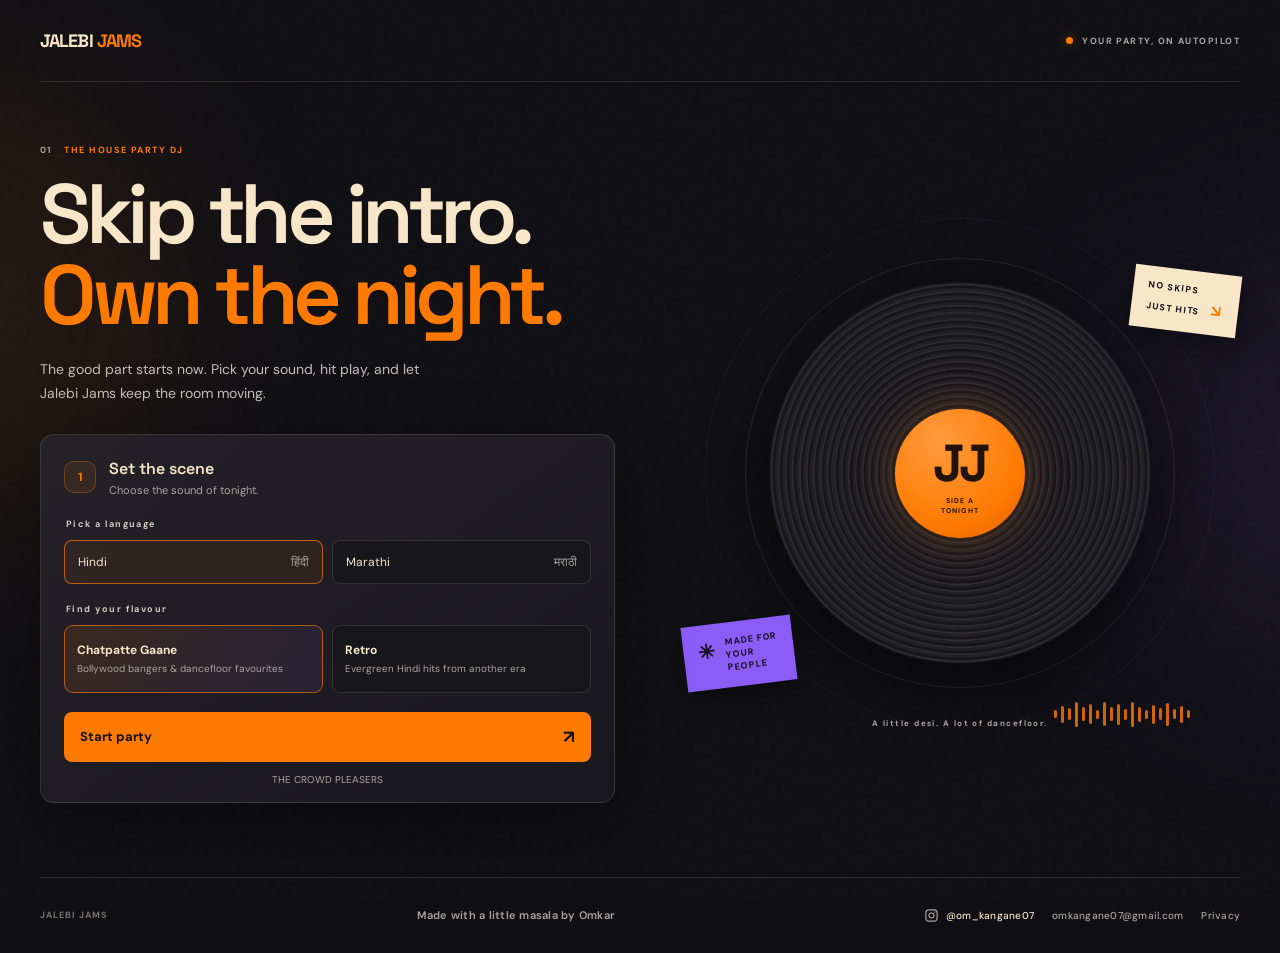
<file: index.html>
<!doctype html>
<html lang="en">
<head>
  <meta charset="utf-8">
  <!-- Google tag (GA4) -->
  <script async src="https://www.googletagmanager.com/gtag/js?id=G-5HXEZGG8L0"></script>
  <script>
    window.dataLayer = window.dataLayer || [];
    function gtag(){window.dataLayer.push(arguments);}
    gtag('js', new Date());
    gtag('config', 'G-5HXEZGG8L0');
  </script>
  <meta name="viewport" content="width=device-width, initial-scale=1">
  <meta name="theme-color" content="#101014">
  <meta name="description" content="Jalebi Jams — Skip the intro. Own the night.">
  <title>Jalebi Jams — Own the night</title>
  <link rel="preconnect" href="https://fonts.googleapis.com">
  <link rel="preconnect" href="https://fonts.gstatic.com" crossorigin>
  <link href="https://fonts.googleapis.com/css2?family=DM+Sans:wght@400;500;600;700&family=Space+Grotesk:wght@400;500;600;700&display=swap" rel="stylesheet">
  <link rel="stylesheet" href="assets/css/style.css">
  <script type="module" src="assets/js/app.js"></script>
</head>
<body>
  <div class="ambient ambient-one" aria-hidden="true"></div><div class="ambient ambient-two" aria-hidden="true"></div>
  <header class="topbar"><a class="wordmark" href="#top" aria-label="Jalebi Jams home">JALEBI<span>JAMS</span></a><div class="topbar-note"><span class="live-dot"></span> YOUR PARTY, ON AUTOPILOT</div></header>
  <main id="top">
    <div class="setup-view" id="setup-view">
    <section class="hero" aria-labelledby="headline">
      <div class="hero-copy">
        <p class="eyebrow"><span>01</span> THE HOUSE PARTY DJ</p>
        <h1 id="headline">Skip the intro.<br><em>Own the night.</em></h1>
        <p class="intro">The good part starts now. Pick your sound, hit play, and let Jalebi Jams keep the room moving.</p>
        <form class="setup-card" id="party-form">
          <div class="step-heading"><span class="step-number">1</span><div><h2>Set the scene</h2><p>Choose the sound of tonight.</p></div></div>
          <fieldset><legend>Pick a language</legend><div class="choice-row" id="language-options">
            <label class="choice"><input type="radio" name="language" value="hindi" checked><span>Hindi <b>हिंदी</b></span></label>
            <label class="choice"><input type="radio" name="language" value="marathi"><span>Marathi <b>मराठी</b></span></label>
          </div></fieldset>
          <fieldset class="category-field"><legend>Find your flavour</legend><div class="category-grid" id="category-options" aria-live="polite"></div></fieldset>
          <button class="start-button" type="submit"><span>Start party</span><span class="button-arrow" aria-hidden="true">↗</span></button>
          <p class="form-note" id="form-note" aria-live="polite">Your DJ is ready when you are.</p>
        </form>
      </div>
      <aside class="visual" aria-label="Jalebi Jams sound in motion">
        <div class="orbit orbit-a"></div><div class="orbit orbit-b"></div><div class="vinyl"><div class="vinyl-label"><span>JJ</span><small>SIDE A<br>TONIGHT</small></div></div>
        <div class="visual-sticker sticker-top">NO SKIPS<br>JUST HITS <b>↘</b></div><div class="visual-sticker sticker-bottom"><span>✳</span> MADE FOR<br>YOUR PEOPLE</div>
        <div class="sound-bars" aria-hidden="true"><i></i><i></i><i></i><i></i><i></i><i></i><i></i><i></i><i></i><i></i><i></i><i></i><i></i><i></i><i></i><i></i><i></i><i></i><i></i><i></i></div><p class="visual-caption">A little desi. A lot of dancefloor.</p>
      </aside>
    </section>
    </div>
    <section class="player-view" id="player-panel" hidden aria-label="Jalebi Jams player" aria-live="polite">
      <div class="player-heading"><button class="back-button" id="exit-button" type="button"><span aria-hidden="true">←</span> Change sound</button><span class="player-context" id="player-context">Hindi · Chatpatte Gaane</span></div>
      <div class="player-panel">
        <div class="player-topline"><span class="player-live"><i></i> <span id="party-status">READY</span></span><span class="player-kicker">THE PARTY MIX</span></div>
        <div class="player-main">
          <div class="artwork-frame player-artwork" id="artwork-frame"><div class="vinyl player-vinyl" aria-hidden="true"><div class="vinyl-label"><span>JJ</span><small>SIDE A<br>TONIGHT</small></div></div><div class="artwork-glow" aria-hidden="true"></div></div>
          <div class="track-area">
            <p class="eyebrow">NOW ON THE DECKS</p><h2 id="track-title">Waiting for your first track</h2><p class="track-artist" id="track-artist">Your party mix starts here</p>
            <div class="waveform" id="waveform" aria-hidden="true"></div>
            <div class="timeline"><span id="elapsed-time">0:00</span><div class="progress-track"><span id="progress-fill"></span></div><span id="duration-time">0:00</span></div>
            <div class="player-controls">
              <button class="play-button" id="play-button" type="button" aria-label="Pause" title="Pause" data-state="playing">
                <svg class="play-icon" viewBox="0 0 24 24" aria-hidden="true"><path d="M8 5.5v13l11-6.5z"/></svg>
                <svg class="pause-icon" viewBox="0 0 24 24" aria-hidden="true"><path d="M7.5 5.5h3.8v13H7.5zM15.2 5.5H19v13h-3.8z"/></svg>
              </button>
              <button class="control-button" id="skip-button" type="button" aria-label="Skip track" title="Skip track"><svg viewBox="0 0 24 24" aria-hidden="true"><path d="M5 18V6l9 6-9 6Zm10-12h3v12h-3z"/></svg></button>
              <label class="volume-control"><span aria-hidden="true">VOL</span><input id="volume-control" type="range" min="0" max="1" step="0.01" value="0.8" aria-label="Volume"></label>
            </div>
            <p class="player-message" id="player-message" aria-live="polite">The DJ has the decks.</p>
          </div>
        </div>
        <div class="player-footer"><span><i></i> AUTO DJ</span><span>CONTINUOUS MIX</span></div>
      </div>
    </section>
  </main>
  <footer><span class="footer-brand">JALEBI JAMS</span><span class="creator-credit">Made with a little masala by Omkar</span><nav class="footer-links" aria-label="Social and contact"><a href="https://www.instagram.com/om_kangane07/" target="_blank" rel="noopener noreferrer" aria-label="Instagram @om_kangane07"><svg class="instagram-icon" viewBox="0 0 24 24" aria-hidden="true" focusable="false"><rect x="3" y="3" width="18" height="18" rx="5"/><circle cx="12" cy="12" r="4"/><circle class="instagram-flash" cx="17.5" cy="6.5" r="1"/></svg><span>@om_kangane07</span></a><a href="mailto:omkangane07@gmail.com">omkangane07@gmail.com</a><a href="privacy.html">Privacy</a></nav></footer>
</body>
</html>
</file>
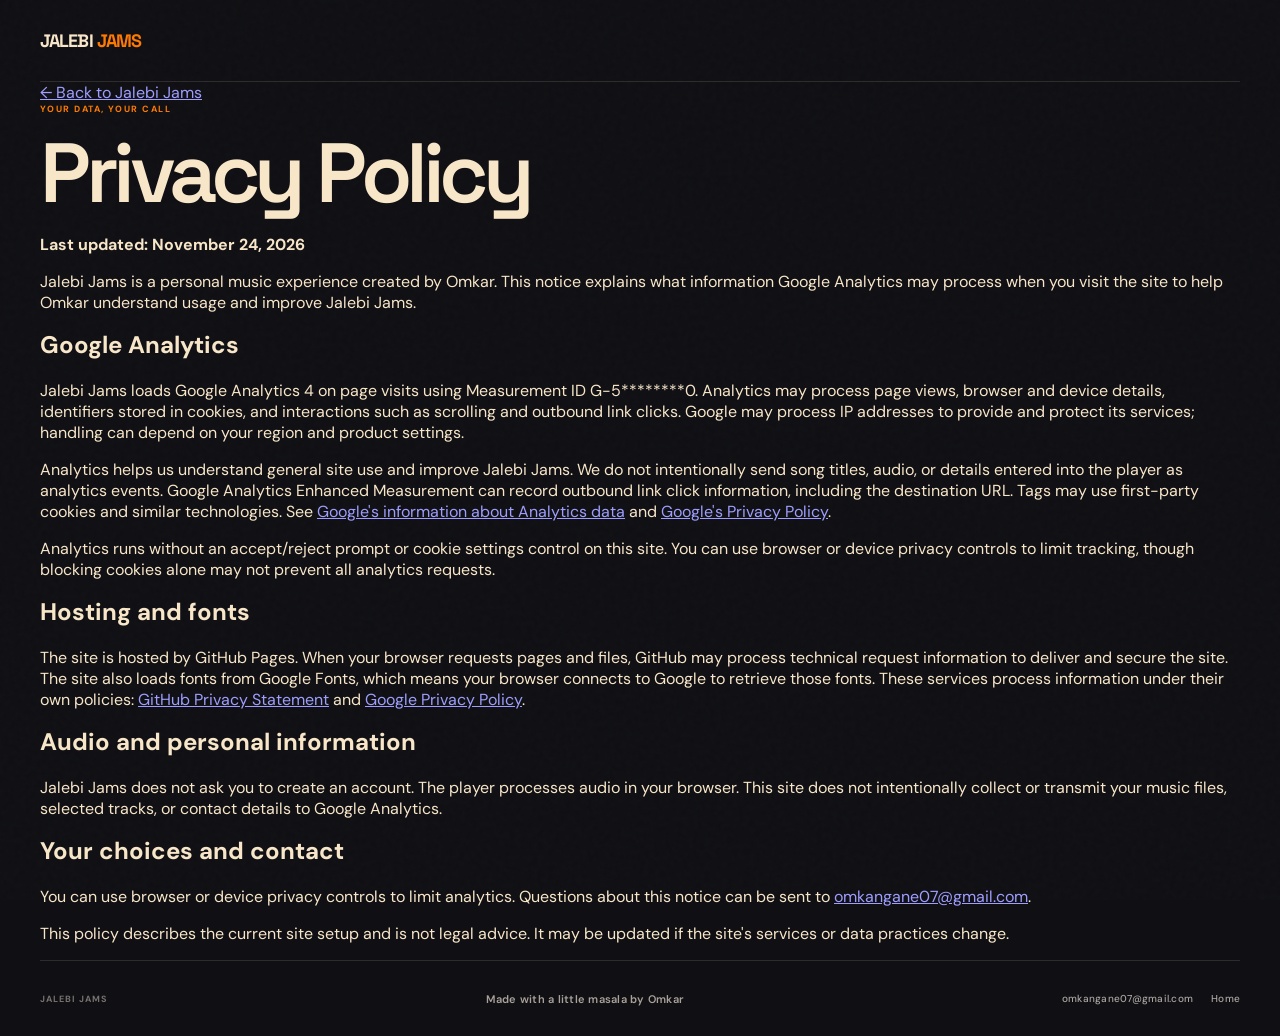
<file: privacy.html>
<!doctype html>
<html lang="en">
<head>
  <meta charset="utf-8">
  <meta name="viewport" content="width=device-width, initial-scale=1">
  <meta name="theme-color" content="#101014">
  <meta name="description" content="Privacy information for Jalebi Jams.">
  <title>Privacy Policy — Jalebi Jams</title>
  <link rel="preconnect" href="https://fonts.googleapis.com">
  <link rel="preconnect" href="https://fonts.gstatic.com" crossorigin>
  <link href="https://fonts.googleapis.com/css2?family=DM+Sans:wght@400;500;600;700&family=Space+Grotesk:wght@400;500;600;700&display=swap" rel="stylesheet">
  <link rel="stylesheet" href="assets/css/style.css">
</head>
<body>
  <header class="topbar"><a class="wordmark" href="index.html" aria-label="Jalebi Jams home">JALEBI<span>JAMS</span></a></header>
  <main class="privacy-page">
    <a class="privacy-back" href="index.html">← Back to Jalebi Jams</a>
    <p class="eyebrow">YOUR DATA, YOUR CALL</p>
    <h1>Privacy Policy</h1>
    <p><strong>Last updated: November 24, 2026</strong></p>
    <p>Jalebi Jams is a personal music experience created by Omkar. This notice explains what information Google Analytics may process when you visit the site to help Omkar understand usage and improve Jalebi Jams.</p>

    <h2>Google Analytics</h2>
    <p>Jalebi Jams loads Google Analytics 4 on page visits using Measurement ID G-5********0. Analytics may process page views, browser and device details, identifiers stored in cookies, and interactions such as scrolling and outbound link clicks. Google may process IP addresses to provide and protect its services; handling can depend on your region and product settings.</p>
    <p>Analytics helps us understand general site use and improve Jalebi Jams. We do not intentionally send song titles, audio, or details entered into the player as analytics events. Google Analytics Enhanced Measurement can record outbound link click information, including the destination URL. Tags may use first-party cookies and similar technologies. See <a href="https://support.google.com/analytics/answer/6004245" target="_blank" rel="noopener noreferrer">Google's information about Analytics data</a> and <a href="https://policies.google.com/privacy" target="_blank" rel="noopener noreferrer">Google's Privacy Policy</a>.</p>
    <p>Analytics runs without an accept/reject prompt or cookie settings control on this site. You can use browser or device privacy controls to limit tracking, though blocking cookies alone may not prevent all analytics requests.</p>

    <h2>Hosting and fonts</h2>
    <p>The site is hosted by GitHub Pages. When your browser requests pages and files, GitHub may process technical request information to deliver and secure the site. The site also loads fonts from Google Fonts, which means your browser connects to Google to retrieve those fonts. These services process information under their own policies: <a href="https://docs.github.com/en/site-policy/privacy-policies/github-privacy-statement" target="_blank" rel="noopener noreferrer">GitHub Privacy Statement</a> and <a href="https://policies.google.com/privacy" target="_blank" rel="noopener noreferrer">Google Privacy Policy</a>.</p>

    <h2>Audio and personal information</h2>
    <p>Jalebi Jams does not ask you to create an account. The player processes audio in your browser. This site does not intentionally collect or transmit your music files, selected tracks, or contact details to Google Analytics.</p>

    <h2>Your choices and contact</h2>
    <p>You can use browser or device privacy controls to limit analytics. Questions about this notice can be sent to <a href="mailto:omkangane07@gmail.com">omkangane07@gmail.com</a>.</p>
    <p>This policy describes the current site setup and is not legal advice. It may be updated if the site's services or data practices change.</p>
  </main>
  <footer><span class="footer-brand">JALEBI JAMS</span><span class="creator-credit">Made with a little masala by Omkar</span><nav class="footer-links" aria-label="Contact"><a href="mailto:omkangane07@gmail.com">omkangane07@gmail.com</a><a href="index.html">Home</a></nav></footer>
</body>
</html>
</file>
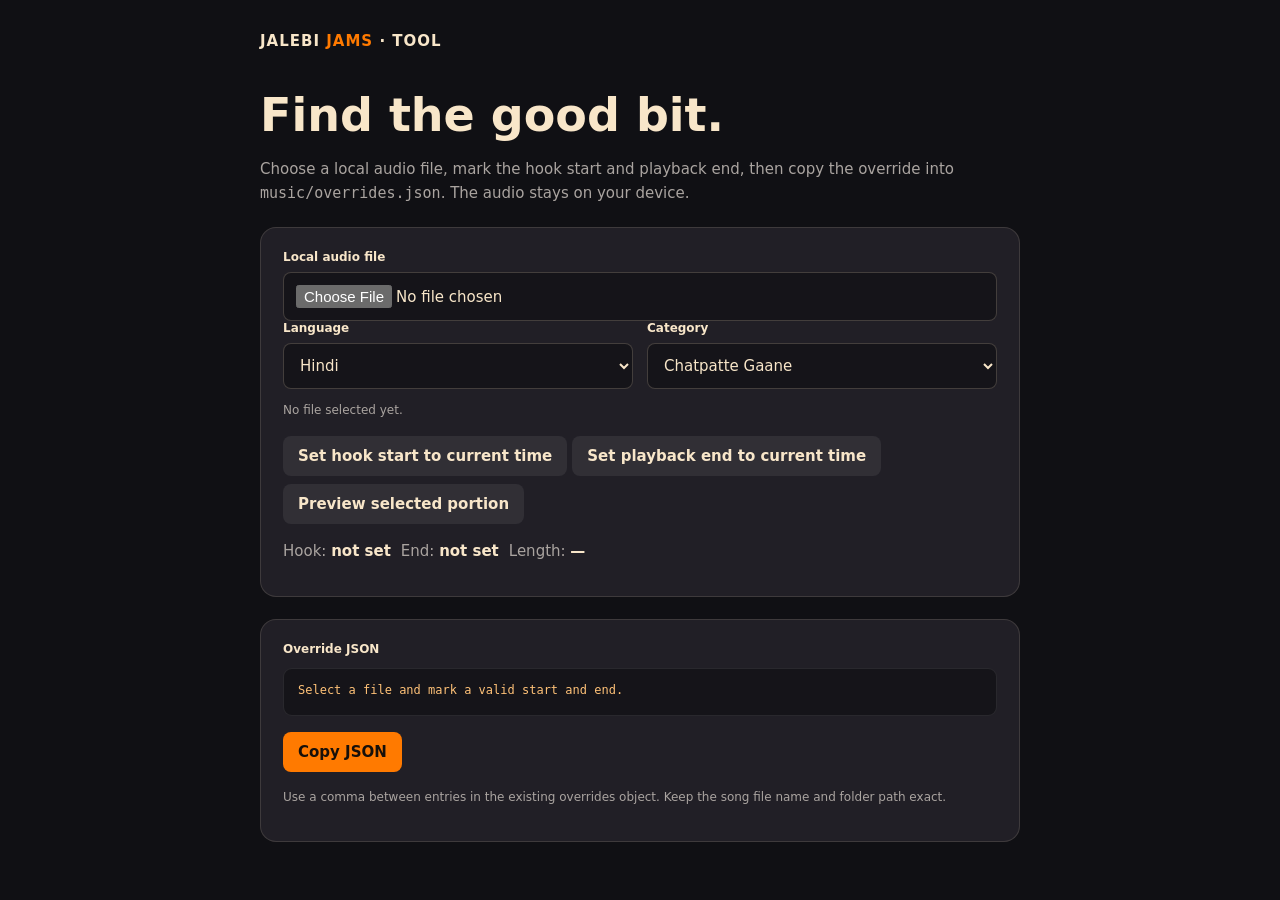
<file: tools/hook-picker.html>
<!doctype html>
<html lang="en">
<head>
  <meta charset="utf-8"><meta name="viewport" content="width=device-width, initial-scale=1"><meta name="theme-color" content="#101014">
  <title>Jalebi Jams — Hook picker</title>
  <style>
    :root{color-scheme:dark;--bg:#101014;--panel:#211f26;--cream:#f8e6c9;--muted:#aaa4a0;--orange:#ff7a00}*{box-sizing:border-box}body{margin:0;background:var(--bg);color:var(--cream);font:15px system-ui,sans-serif;padding:32px 18px}.wrap{max-width:760px;margin:auto}.brand{font-weight:800;letter-spacing:1px}.brand b{color:var(--orange)}h1{font-size:clamp(30px,6vw,46px);margin:38px 0 8px}p{color:var(--muted);line-height:1.6}.card{background:var(--panel);border:1px solid #f8e6c922;border-radius:16px;padding:22px;margin-top:22px}label{display:block;font-size:12px;font-weight:700;margin-bottom:8px}.row{display:grid;grid-template-columns:1fr 1fr;gap:14px}input,select,button{font:inherit}input[type=file],select{width:100%;background:#151419;color:var(--cream);border:1px solid #f8e6c933;border-radius:8px;padding:12px}audio{width:100%;margin:18px 0}button{border:0;border-radius:8px;padding:11px 15px;background:#ffffff12;color:var(--cream);cursor:pointer;font-weight:700;margin:4px 5px 4px 0}button:hover{background:#ffffff20}.primary{background:var(--orange);color:#17100a}.marks{display:flex;gap:10px;flex-wrap:wrap;margin:14px 0;color:var(--muted);font-variant-numeric:tabular-nums}.marks b{color:var(--cream)}pre{white-space:pre-wrap;overflow-wrap:anywhere;background:#151419;border:1px solid #ffffff16;border-radius:9px;padding:14px;color:#ffc278;font-size:12px;min-height:48px}.hint{font-size:12px}@media(max-width:560px){body{padding:22px 14px}.card{padding:16px}.row{grid-template-columns:1fr}}
  </style>
</head>
<body><main class="wrap">
  <div class="brand">JALEBI <b>JAMS</b> · TOOL</div><h1>Find the good bit.</h1><p>Choose a local audio file, mark the hook start and playback end, then copy the override into <code>music/overrides.json</code>. The audio stays on your device.</p>
  <section class="card">
    <label for="audio-file">Local audio file</label><input id="audio-file" type="file" accept="audio/*">
    <audio id="audio" controls preload="metadata" hidden></audio>
    <div class="row"><div><label for="language">Language</label><select id="language"><option value="hindi">Hindi</option><option value="marathi">Marathi</option></select></div><div><label for="category">Category</label><select id="category"></select></div></div>
    <p class="hint" id="filename">No file selected yet.</p>
    <button id="set-start">Set hook start to current time</button><button id="set-end">Set playback end to current time</button><button id="preview">Preview selected portion</button>
    <div class="marks"><span>Hook: <b id="start-value">not set</b></span><span>End: <b id="end-value">not set</b></span><span>Length: <b id="duration-value">—</b></span></div>
  </section>
  <section class="card"><label>Override JSON</label><pre id="output">Select a file and mark start and end.</pre><button class="primary" id="copy">Copy JSON</button><p class="hint">Use a comma between entries in the existing overrides object. Keep the song file name and folder path exact.</p></section>
</main>
<script>
const categories={hindi:[["chatpatte","Chatpatte Gaane"],["retro","Retro"]],marathi:[["standard","Standard"]]};
const fileInput=document.querySelector("#audio-file"),audio=document.querySelector("#audio"),language=document.querySelector("#language"),category=document.querySelector("#category");
let file=null,start=null,end=null,objectUrl="";
function renderCategories(){category.replaceChildren(...categories[language.value].map(([value,label])=>{const option=document.createElement("option");option.value=value;option.textContent=label;return option;}));renderOutput();}
function timestamp(value){return value===null?"not set":`${value.toFixed(1)}s`;}
function renderOutput(){document.querySelector("#start-value").textContent=timestamp(start);document.querySelector("#end-value").textContent=timestamp(end);document.querySelector("#duration-value").textContent=start!==null&&end!==null&&end>start?`${(end-start).toFixed(1)}s`:"—";const valid=file&&start!==null&&end!==null&&end>start;document.querySelector("#output").textContent=valid?JSON.stringify({[`${language.value}/${category.value}/${file.name}`]:{hookStart:start,playbackEnd:end}},null,2):"Select a file and mark a valid start and end.";}
fileInput.addEventListener("change",()=>{file=fileInput.files?.[0]||null;start=null;end=null;if(objectUrl)URL.revokeObjectURL(objectUrl);if(file){objectUrl=URL.createObjectURL(file);audio.src=objectUrl;audio.hidden=false;document.querySelector("#filename").textContent=`${file.name} · ${(file.size/1024/1024).toFixed(1)} MB`;}else{audio.removeAttribute("src");audio.hidden=true;document.querySelector("#filename").textContent="No file selected yet.";}renderOutput();});
language.addEventListener("change",renderCategories);category.addEventListener("change",renderOutput);
document.querySelector("#set-start").addEventListener("click",()=>{if(file&&Number.isFinite(audio.currentTime)){start=Number(audio.currentTime.toFixed(1));renderOutput();}});
document.querySelector("#set-end").addEventListener("click",()=>{if(file&&Number.isFinite(audio.currentTime)){end=Number(audio.currentTime.toFixed(1));renderOutput();}});
document.querySelector("#preview").addEventListener("click",async()=>{if(start===null||end===null||end<=start)return;audio.currentTime=start;try{await audio.play();}catch{}audio.ontimeupdate=()=>{if(audio.currentTime>=end){audio.pause();audio.ontimeupdate=null;}};});
document.querySelector("#copy").addEventListener("click",async(event)=>{try{await navigator.clipboard.writeText(document.querySelector("#output").textContent);event.currentTarget.textContent="Copied";setTimeout(()=>event.currentTarget.textContent="Copy JSON",1200);}catch{event.currentTarget.textContent="Select the JSON above to copy";}});
renderCategories();
</script></body></html>
</file>
<file: assets/css/style.css>
:root {
  color-scheme: dark;
  --ink: #101014;
  --panel: #1a191f;
  --panel-soft: #201e25;
  --cream: #f8e6c9;
  --muted: #aaa4a0;
  --orange: #ff7a00;
  --violet: #8b5cf6;
  --line: rgba(248, 230, 201, .13);
  --display: "Space Grotesk", sans-serif;
  --body: "DM Sans", sans-serif;
}

* { box-sizing: border-box; }
html { scroll-behavior: smooth; }
body {
  margin: 0;
  min-height: 100vh;
  overflow-x: hidden;
  background: var(--ink);
  color: var(--cream);
  font-family: var(--body);
}
body::before {
  position: fixed;
  z-index: -1;
  inset: 0;
  background-image: url("data:image/svg+xml,%3Csvg viewBox='0 0 180 180' xmlns='http://www.w3.org/2000/svg'%3E%3Cfilter id='n'%3E%3CfeTurbulence type='fractalNoise' baseFrequency='.9' numOctaves='3' stitchTiles='stitch'/%3E%3C/filter%3E%3Crect width='100%25' height='100%25' filter='url(%23n)' opacity='.16'/%3E%3C/svg%3E");
  content: "";
  opacity: .12;
  pointer-events: none;
}
button, input { font: inherit; }
button { color: inherit; }
[hidden] { display: none !important; }

.ambient {
  position: fixed;
  z-index: -1;
  width: 390px;
  height: 390px;
  border-radius: 50%;
  filter: blur(130px);
  opacity: .13;
  pointer-events: none;
}
.ambient-one { top: 12%; left: -250px; background: var(--orange); }
.ambient-two { top: 29%; right: -250px; background: var(--violet); }
.topbar, main, footer { width: min(1200px, calc(100% - 64px)); margin-inline: auto; }
.topbar {
  height: 82px;
  display: flex;
  align-items: center;
  justify-content: space-between;
  border-bottom: 1px solid var(--line);
}
.wordmark {
  color: var(--cream);
  font: 700 18px var(--display);
  letter-spacing: -.9px;
  text-decoration: none;
}
.wordmark span { margin-left: 4px; color: var(--orange); }

.topbar-note, .eyebrow, legend, .visual-caption, .player-kicker, .player-footer {
  font-size: 9px;
  font-weight: 700;
  letter-spacing: 1.45px;
}
.topbar-note { display: flex; align-items: center; gap: 9px; color: var(--muted); }
.live-dot, .player-live i {
  width: 7px;
  height: 7px;
  border-radius: 50%;
  background: var(--orange);
  box-shadow: 0 0 12px #ff7a0088;
}

.hero {
  min-height: 700px;
  padding: 62px 0 74px;
  display: grid;
  grid-template-columns: 1.03fr .97fr;
  align-items: center;
  gap: 45px;
}
.hero-copy { position: relative; z-index: 1; max-width: 575px; }
.eyebrow { margin: 0 0 18px; color: var(--orange); }
.eyebrow span { margin-right: 8px; color: var(--muted); }
h1, h2, p { margin-top: 0; }
h1 {
  margin-bottom: 20px;
  font: 600 clamp(54px, 6.6vw, 84px)/.97 var(--display);
  letter-spacing: -.065em;
}
h1 em { color: var(--orange); font-style: normal; }
.intro { max-width: 420px; margin-bottom: 28px; color: #c2bcb8; font-size: 14px; line-height: 1.75; }

.setup-card {
  padding: 23px 23px 15px;
  border: 1px solid var(--line);
  border-radius: 14px;
  background: linear-gradient(145deg, rgba(37, 35, 41, .96), rgba(25, 24, 30, .98));
  box-shadow: 0 24px 75px #0005;
}
.step-heading { display: flex; align-items: center; gap: 13px; margin-bottom: 21px; }
.step-number {
  width: 32px;
  height: 32px;
  display: grid;
  place-items: center;
  border: 1px solid #ff7a0050;
  border-radius: 10px;
  background: #ff7a0016;
  color: var(--orange);
  font-size: 12px;
  font-weight: 700;
}
.step-heading h2 { margin: 0 0 4px; font: 600 16px var(--display); }
.step-heading p { margin: 0; color: var(--muted); font-size: 11px; }
fieldset { margin: 0 0 19px; padding: 0; border: 0; }
legend { margin-bottom: 10px; color: #d2cbc5; font-size: 9px; }
.choice-row { display: flex; gap: 9px; }
.choice { flex: 1; cursor: pointer; }
.choice input { position: absolute; width: 1px; height: 1px; opacity: 0; }
.choice span {
  height: 44px;
  padding: 0 13px;
  display: flex;
  align-items: center;
  justify-content: space-between;
  border: 1px solid var(--line);
  border-radius: 8px;
  background: #17161b;
  font-size: 12px;
  transition: border-color .2s ease, background .2s ease, transform .2s ease;
}
.choice b { color: #aaa3a0; font-weight: 500; }
.choice input:checked + span { border-color: #ff7a00aa; background: #ff7a0011; }
.choice:hover span { transform: translateY(-1px); }
.choice input:focus-visible + span, .category-card:focus-visible, button:focus-visible, input:focus-visible { outline: 2px solid var(--cream); outline-offset: 3px; }
.category-grid { display: grid; grid-template-columns: repeat(2, 1fr); gap: 9px; }
.category-card {
  min-height: 68px;
  padding: 12px;
  border: 1px solid var(--line);
  border-radius: 9px;
  background: #17161b;
  color: var(--cream);
  text-align: left;
  cursor: pointer;
  transition: border-color .2s ease, background .2s ease, transform .2s ease;
}
.category-card:hover { transform: translateY(-2px); border-color: #ffffff42; }
.category-card[aria-pressed="true"] { border-color: #ff7a00a0; background: linear-gradient(120deg, #ff7a001d, #8b5cf619); }
.category-name { display: block; margin-bottom: 4px; font-size: 12px; font-weight: 700; }
.category-desc { display: block; color: var(--muted); font-size: 10px; line-height: 1.45; }
.start-button {
  width: 100%;
  height: 50px;
  padding: 0 16px;
  display: flex;
  align-items: center;
  justify-content: space-between;
  border: 0;
  border-radius: 8px;
  background: var(--orange);
  color: #17100a;
  font-size: 13px;
  font-weight: 700;
  cursor: pointer;
  transition: background .2s ease, transform .2s ease, box-shadow .2s ease;
}
.start-button:hover { transform: translateY(-2px); background: #ff8a1d; box-shadow: 0 10px 28px #ff7a0028; }
.start-button:disabled { opacity: .65; cursor: wait; transform: none; }
.button-arrow { font-size: 18px; }
.form-note { min-height: 14px; margin: 11px 0 0; color: var(--muted); font-size: 10px; text-align: center; }

.visual { position: relative; height: 540px; display: grid; place-items: center; isolation: isolate; }
.orbit { position: absolute; width: 430px; height: 430px; border: 1px solid #f8e6c91a; border-radius: 50%; }
.orbit-b { width: 510px; height: 510px; border-style: dashed; border-color: #8b5cf626; }
.vinyl {
  position: relative;
  width: min(380px, 75vw);
  aspect-ratio: 1;
  border-radius: 50%;
  background: repeating-radial-gradient(circle at center, #222127 0 2px, #17161b 3px 5px, #2d2a30 6px 7px);
  box-shadow: 0 20px 75px #0009, 0 0 0 1px #ffffff0d;
  animation: spin 42s linear infinite;
}
.vinyl::before, .vinyl::after { position: absolute; inset: 8%; border: 1px solid #ffffff0d; border-radius: 50%; content: ""; }
.vinyl::after { inset: 16%; }
.vinyl-label {
  position: absolute;
  inset: 33%;
  display: flex;
  flex-direction: column;
  align-items: center;
  justify-content: center;
  border-radius: 50%;
  background: radial-gradient(circle at 35% 25%, #ff9a3e, var(--orange) 66%, #d95e00);
  color: #21130a;
  box-shadow: 0 0 45px #ff7a0040;
}
.vinyl-label span { font: 700 clamp(32px, 5vw, 52px) var(--display); letter-spacing: -.08em; }
.vinyl-label small { font-size: 7px; font-weight: 700; letter-spacing: 1px; line-height: 1.5; text-align: center; }
.visual-sticker { position: absolute; z-index: 2; padding: 13px 15px; background: var(--cream); box-shadow: 0 8px 24px #0006; color: var(--ink); font-size: 9px; font-weight: 700; letter-spacing: 1px; line-height: 1.45; }
.sticker-top { top: 67px; right: 1px; transform: rotate(7deg); }
.sticker-top b { margin-left: 8px; color: var(--orange); font-size: 16px; }
.sticker-bottom { bottom: 57px; left: 4px; transform: rotate(-7deg); background: var(--violet); color: #17101e; }
.sticker-bottom span { float: left; margin-right: 9px; font-size: 20px; }
.sound-bars { position: absolute; right: 50px; bottom: 15px; height: 28px; display: flex; align-items: center; gap: 4px; }
.sound-bars i { width: 3px; height: var(--h); border-radius: 5px; background: var(--orange); opacity: .8; animation: wave .8s ease-in-out infinite alternate; animation-delay: var(--d); }
.sound-bars i:nth-child(1){--h:8px;--d:-.2s}.sound-bars i:nth-child(2){--h:17px;--d:-.6s}.sound-bars i:nth-child(3){--h:12px;--d:-.4s}.sound-bars i:nth-child(4){--h:25px;--d:-.1s}.sound-bars i:nth-child(5){--h:14px;--d:-.3s}.sound-bars i:nth-child(6){--h:20px;--d:-.5s}.sound-bars i:nth-child(7){--h:9px;--d:-.2s}.sound-bars i:nth-child(8){--h:24px;--d:-.7s}.sound-bars i:nth-child(9){--h:14px;--d:-.4s}.sound-bars i:nth-child(10){--h:21px;--d:-.1s}.sound-bars i:nth-child(11){--h:11px;--d:-.3s}.sound-bars i:nth-child(12){--h:25px;--d:-.5s}.sound-bars i:nth-child(13){--h:15px;--d:-.6s}.sound-bars i:nth-child(14){--h:9px;--d:-.2s}.sound-bars i:nth-child(15){--h:19px;--d:-.3s}.sound-bars i:nth-child(16){--h:12px;--d:-.7s}.sound-bars i:nth-child(17){--h:23px;--d:-.5s}.sound-bars i:nth-child(18){--h:10px;--d:-.1s}.sound-bars i:nth-child(19){--h:17px;--d:-.4s}.sound-bars i:nth-child(20){--h:8px;--d:-.6s}
.visual-caption { position: absolute; bottom: 15px; left: 50%; margin: 0; color: var(--muted); font-size: 8px; white-space: nowrap; transform: translateX(-50%); }

/* Party mode is a separate destination, not another section in the setup page. */
.player-view { min-height: calc(100svh - 150px); padding: 38px 0 70px; }
.player-heading { display: flex; align-items: center; justify-content: space-between; margin-bottom: 20px; }
.back-button { display: inline-flex; align-items: center; gap: 10px; padding: 8px 0; border: 0; background: transparent; color: var(--muted); font-size: 12px; cursor: pointer; transition: color .2s ease; }
.back-button:hover { color: var(--cream); }
.back-button span { color: var(--orange); font-size: 19px; transition: transform .2s ease; }
.back-button:hover span { transform: translateX(-3px); }
.player-context { padding: 9px 12px; border: 1px solid var(--line); border-radius: 30px; color: #d0c7bf; font-size: 10px; }
.player-panel {
  position: relative;
  overflow: hidden;
  padding: 24px 28px 0;
  border: 1px solid var(--line);
  border-radius: 18px;
  background: radial-gradient(ellipse at 82% 4%, #8b5cf61a, transparent 36%), linear-gradient(145deg, #211f26, #17161b 72%);
  box-shadow: 0 30px 100px #0007;
}
.player-panel::before { position: absolute; top: -260px; left: 35%; width: 430px; height: 430px; border-radius: 50%; background: #ff7a000d; filter: blur(65px); content: ""; pointer-events: none; }
.player-topline { position: relative; display: flex; align-items: center; justify-content: space-between; padding-bottom: 17px; border-bottom: 1px solid var(--line); color: var(--muted); }
.player-live { display: flex; align-items: center; gap: 9px; color: var(--orange); font-size: 9px; font-weight: 700; letter-spacing: 1.35px; }
.player-live i { display: block; }
.player-kicker { color: #827b79; font-size: 8px; }
.player-main { position: relative; display: grid; grid-template-columns: minmax(240px, 390px) 1fr; align-items: center; gap: clamp(35px, 7vw, 88px); padding: 36px 5% 42px; }
.artwork-frame {
  position: relative;
  overflow: hidden;
  width: 100%;
  aspect-ratio: 1;
  display: grid;
  place-items: center;
  border: 1px solid #ffffff14;
  border-radius: 12px;
  background: radial-gradient(circle at 29% 22%, #9c5df8, #282130 72%);
  background-size: cover;
  background-position: center;
  box-shadow: 0 20px 65px #0009;
}
.artwork-frame::before, .artwork-frame::after { position: absolute; inset: 7%; border: 1px solid #ffffff18; border-radius: 50%; content: ""; pointer-events: none; }
.artwork-frame::after { inset: 16%; }
.artwork-frame.has-artwork::before, .artwork-frame.has-artwork::after { display: none; }
.artwork-frame.has-artwork .player-vinyl { display: none; }
.artwork-frame.player-artwork { background: radial-gradient(circle at 50% 45%, #3a281d, #201d22 65%); }
.artwork-frame.player-artwork::before, .artwork-frame.player-artwork::after { display: none; }
.player-vinyl { width: 88%; max-width: 380px; }
.artwork-glow { position: absolute; z-index: 0; inset: 0; background: linear-gradient(145deg, #ffffff08, transparent 45%, #ff7a0010); pointer-events: none; }
.track-area { min-width: 0; }
.track-area .eyebrow { margin-bottom: 12px; font-size: 8px; }
.track-area h2 { max-width: 620px; margin: 0 0 7px; font: 600 clamp(28px, 4vw, 50px)/1.05 var(--display); letter-spacing: -.045em; }
.track-artist { margin: 0 0 28px; color: var(--muted); font-size: 14px; }
.waveform { height: 50px; display: flex; align-items: center; justify-content: space-between; gap: 3px; margin-bottom: 16px; opacity: .72; }
.waveform i { display: block; width: 3px; min-width: 2px; height: var(--bar-height); border-radius: 4px; background: linear-gradient(to top, var(--orange), #ffc278); transform: scaleY(.38); transform-origin: center; transition: transform .25s ease, opacity .25s ease; }
.player-panel.is-playing .waveform i { animation: wave .55s ease-in-out var(--bar-delay) infinite alternate; }
.timeline { display: flex; align-items: center; gap: 11px; color: var(--muted); font-size: 9px; font-variant-numeric: tabular-nums; }
.progress-track { height: 3px; flex: 1; overflow: hidden; border-radius: 4px; background: #ffffff1a; }
.progress-track span { display: block; width: 0; height: 100%; background: var(--orange); box-shadow: 0 0 10px #ff7a0080; transition: width .2s linear; }
.player-controls { display: flex; align-items: center; gap: 14px; margin-top: 25px; }
.play-button, .control-button {
  display: grid;
  place-items: center;
  border: 0;
  border-radius: 50%;
  cursor: pointer;
  transition: transform .18s ease, box-shadow .25s ease, background .25s ease, color .25s ease;
}
.play-button { position: relative; width: 58px; height: 58px; background: var(--orange); color: #19130e; box-shadow: 0 0 0 7px #ff7a0014, 0 8px 30px #ff7a0030; }
.play-button::before { position: absolute; inset: -7px; border: 1px solid #ff7a0045; border-radius: inherit; content: ""; transition: transform .3s ease, border-color .3s ease; }
.play-button:hover { transform: scale(1.06); box-shadow: 0 0 0 9px #ff7a0018, 0 10px 34px #ff7a0050; }
.play-button:active { transform: scale(.94); }
.play-button svg { position: absolute; width: 24px; height: 24px; fill: currentColor; transition: opacity .18s ease, transform .24s cubic-bezier(.2,.8,.2,1); }
.play-icon { opacity: 0; transform: scale(.65) rotate(-18deg); }
.pause-icon { opacity: 1; transform: scale(1) rotate(0); }
.play-button[data-state="paused"] .play-icon { opacity: 1; transform: scale(1) rotate(0); }
.play-button[data-state="paused"] .pause-icon { opacity: 0; transform: scale(.65) rotate(18deg); }
.play-button[data-state="paused"] { background: #d8c2ff; box-shadow: 0 0 0 7px #8b5cf620, 0 8px 30px #8b5cf630; }
.play-button[data-state="paused"]::before { border-color: #8b5cf650; }
.control-button { width: 42px; height: 42px; background: #ffffff0c; color: var(--cream); }
.control-button svg { width: 18px; height: 18px; fill: currentColor; }
.control-button:hover { transform: translateX(2px); background: #ffffff18; color: var(--orange); }
.volume-control { display: flex; align-items: center; gap: 10px; margin-left: 6px; color: #918a88; font-size: 8px; font-weight: 700; letter-spacing: 1px; }
.volume-control input { width: 92px; accent-color: var(--orange); cursor: pointer; }
.player-message { min-height: 15px; margin: 16px 0 0; color: var(--muted); font-size: 10px; }
.player-panel.is-empty .player-live { color: var(--muted); }
.player-panel.is-empty .player-vinyl { filter: grayscale(.35); }
.player-footer { position: relative; display: flex; justify-content: space-between; padding: 16px 5%; border-top: 1px solid var(--line); color: #817b7a; font-size: 8px; }
.player-footer span:first-child { display: flex; align-items: center; gap: 8px; }
.player-footer i { width: 5px; height: 5px; border-radius: 50%; background: var(--violet); }

.setup-view.is-exiting { animation: screen-out .28s ease forwards; pointer-events: none; }
.player-view.is-entering { animation: screen-in .5s cubic-bezier(.2,.7,.2,1) both; }
.player-view.is-exiting { animation: screen-out .25s ease forwards; pointer-events: none; }
.setup-view.is-entering { animation: screen-in .45s cubic-bezier(.2,.7,.2,1) both; }
footer { min-height: 76px; display: grid; grid-template-columns: auto 1fr auto; align-items: center; gap: 24px; border-top: 1px solid var(--line); color: #a9a19a; font-size: 10px; font-weight: 500; letter-spacing: .25px; }
.footer-brand { color: #77716f; font-size: 9px; font-weight: 700; letter-spacing: 1px; }
.creator-credit { justify-self: center; font-size: 11px; font-weight: 600; }

.footer-links { display: flex; align-items: center; gap: 18px; }
.footer-links a { color: #aaa4a0; font-size: 10px; text-decoration: none; transition: color .2s ease; }
.footer-links a:hover { color: var(--orange); }
.footer-links a span { color: var(--cream); }
.footer-links a:has(.instagram-icon) { display: inline-flex; align-items: center; gap: 7px; }
.instagram-icon { width: 15px; height: 15px; flex: 0 0 auto; fill: none; stroke: currentColor; stroke-width: 1.8; }
.instagram-icon .instagram-flash { fill: currentColor; stroke: none; }

@keyframes spin { to { transform: rotate(360deg); } }
@keyframes wave { to { transform: scaleY(.9); opacity: .68; } }
@keyframes screen-in { from { opacity: 0; transform: translateY(13px) scale(.99); } to { opacity: 1; transform: translateY(0) scale(1); } }
@keyframes screen-out { to { opacity: 0; transform: translateY(-8px) scale(.99); } }

@media (max-width: 900px) {
  .hero { grid-template-columns: 1fr .8fr; gap: 20px; }
  .visual { height: 440px; }
  .vinyl { width: min(310px, 70vw); }
  .orbit { width: 350px; height: 350px; }
  .orbit-b { width: 410px; height: 410px; }
  .sticker-top { right: -7px; }
  .sticker-bottom { left: -5px; }
  .sound-bars { right: 0; }
  .player-main { grid-template-columns: minmax(220px, 320px) 1fr; gap: 34px; padding-inline: 2%; }
}
@media (max-width: 680px) {
  .topbar, main, footer { width: calc(100% - 36px); }
  .topbar { height: 70px; }
  .topbar-note { font-size: 7px; letter-spacing: 1px; }
  .hero { min-height: 0; padding: 28px 0 48px; display: flex; flex-direction: column; align-items: stretch; gap: 0; }
  .hero-copy { max-width: none; }
  h1 { font-size: clamp(49px, 12.8vw, 68px); letter-spacing: -.065em; }
  .intro { margin-bottom: 22px; font-size: 13px; }
  .setup-card { padding: 19px 16px 14px; }
  .visual { order: -1; height: 290px; margin: 0 0 16px; }
  .vinyl { width: 218px; }
  .orbit { width: 252px; height: 252px; }
  .orbit-b { width: 290px; height: 290px; }
  .sticker-top { top: 18px; right: 0; }
  .sticker-bottom { bottom: 20px; left: 0; }
  .sound-bars { right: 4px; bottom: 1px; }
  .visual-caption { bottom: 1px; left: 10px; transform: none; font-size: 7px; }
  .player-view { min-height: calc(100svh - 140px); padding: 24px 0 46px; }
  .player-heading { margin-bottom: 14px; }
  .player-context { max-width: 60%; padding: 8px 10px; font-size: 9px; text-align: center; }
  .player-panel { padding: 17px 15px 0; border-radius: 14px; }
  .player-topline { padding-bottom: 13px; }
  .player-kicker { font-size: 7px; }
  .player-main { grid-template-columns: 1fr; gap: 24px; padding: 25px 2% 27px; }
  .artwork-frame { width: min(100%, 285px); margin-inline: auto; }
  .track-area h2 { font-size: clamp(26px, 7vw, 36px); }
  .track-artist { margin-bottom: 20px; font-size: 12px; }
  .waveform { height: 40px; }
  .player-controls { gap: 12px; margin-top: 20px; }
  .play-button { width: 54px; height: 54px; }
  .volume-control { gap: 7px; }
  .volume-control input { width: 69px; }
  .player-footer { padding: 14px 2%; font-size: 6px; letter-spacing: 1px; }
  footer { min-height: 90px; grid-template-columns: auto 1fr; gap: 8px 12px; align-content: center; font-size: 10px; }
  .footer-brand { font-size: 8px; }
  .creator-credit { justify-self: end; font-size: 10px; }
  .footer-links { grid-column: 1 / -1; justify-content: space-between; gap: 10px; }
  .footer-links a { font-size: 9px; }
  .footer-links a span { color: inherit; }
}
@media (prefers-reduced-motion: reduce) {
  *, *::before, *::after { scroll-behavior: auto !important; animation-duration: .01ms !important; animation-iteration-count: 1 !important; transition-duration: .01ms !important; }
}
</file>
